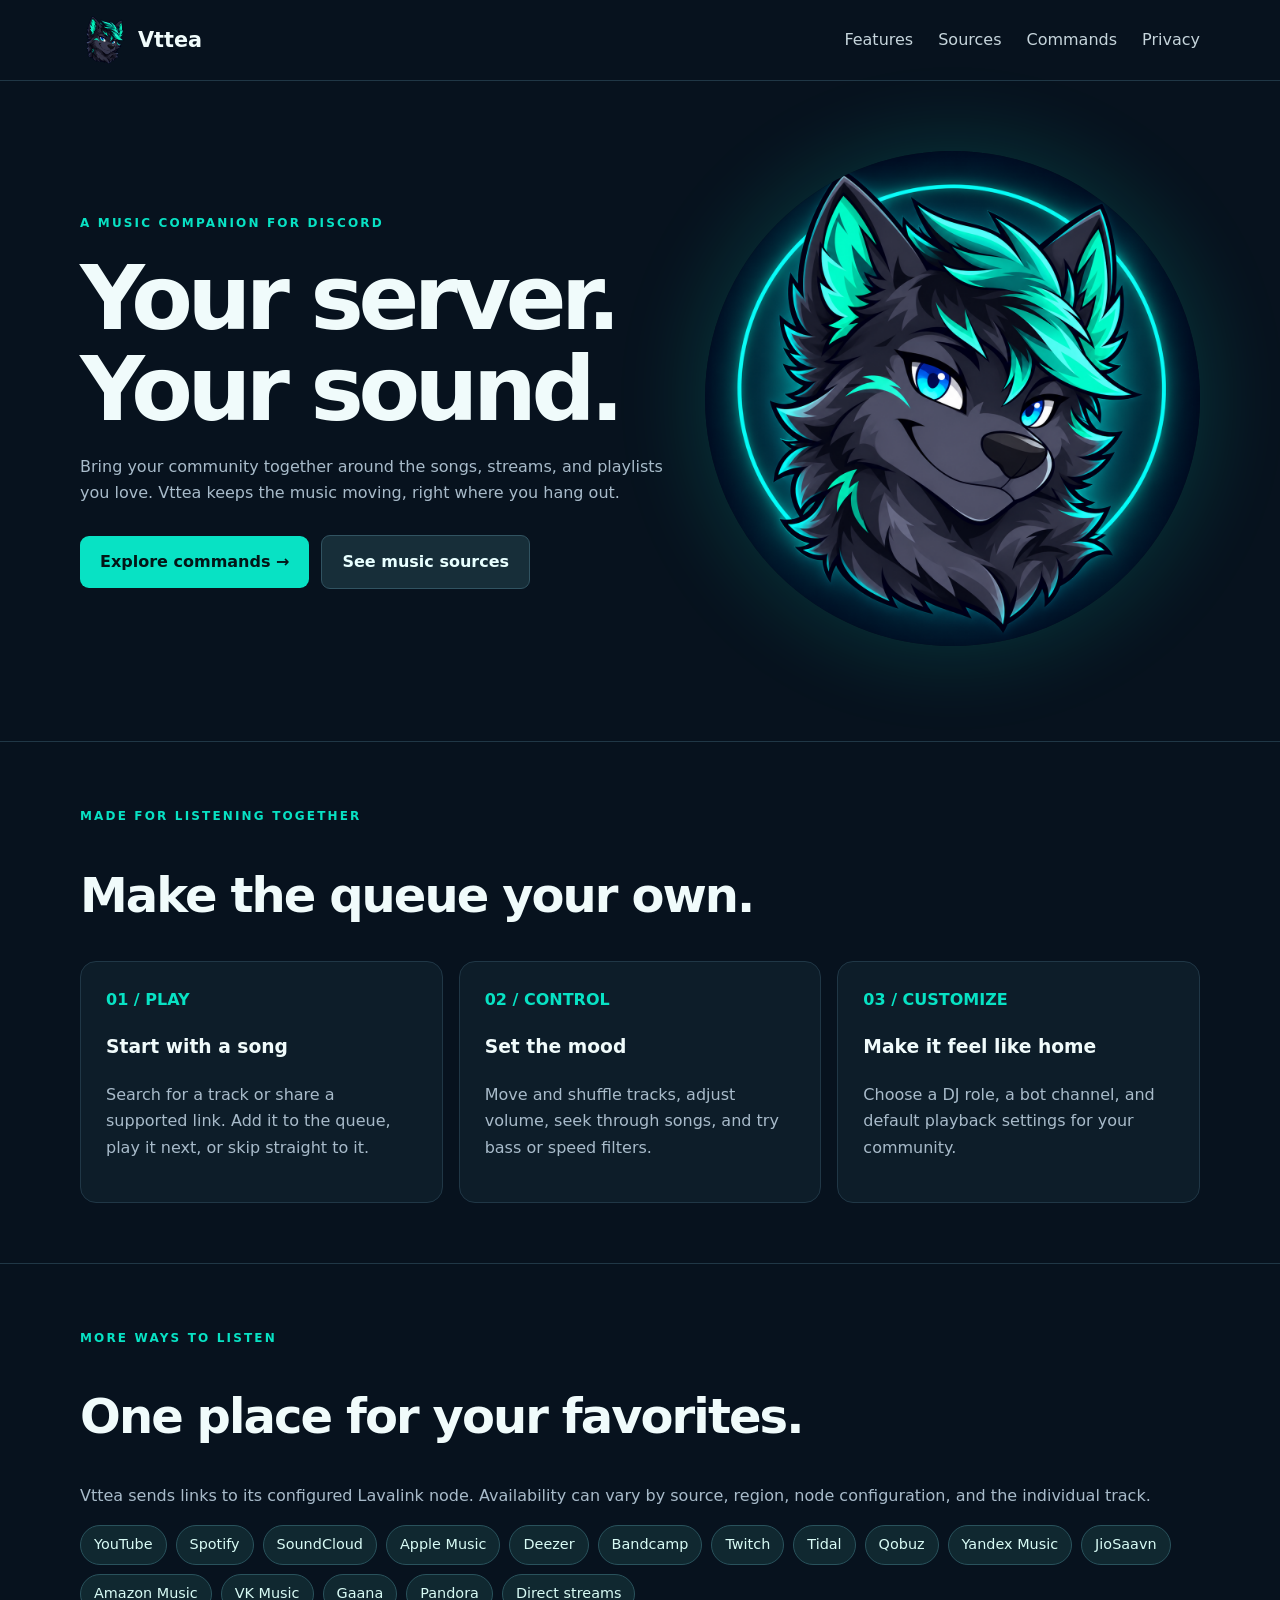
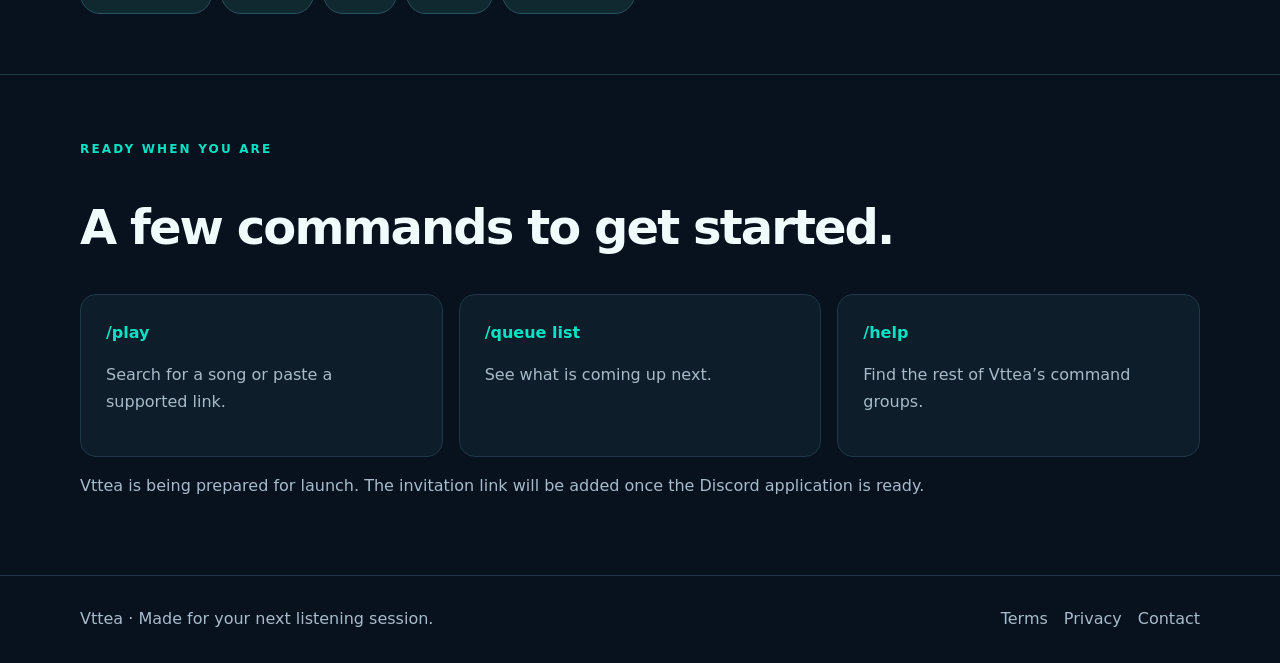
<file: vttea-website/index.html>
<!doctype html><html lang="en"><head><meta charset="utf-8"><meta name="viewport" content="width=device-width,initial-scale=1"><meta name="description" content="Meet Vttea, a music companion for your Discord server."><title>Vttea — Your server, your soundtrack</title><link rel="icon" href="logo.png"><link rel="stylesheet" href="style.css"></head><body><header><nav class="wrap"><a class="brand" href="index.html"><img src="logo.png" alt="">Vttea</a><div class="links"><a href="#features">Features</a><a href="#sources">Sources</a><a href="#commands">Commands</a><a href="privacy.html">Privacy</a></div></nav></header><main><section class="wrap hero"><div><span class="eyebrow">A music companion for Discord</span><h1>Your server.<br>Your sound.</h1><p>Bring your community together around the songs, streams, and playlists you love. Vttea keeps the music moving, right where you hang out.</p><a class="button" href="#commands">Explore commands →</a><a class="button secondary" href="#sources">See music sources</a></div><img src="banner.png" alt="Vttea's teal and navy wolf mascot surrounded by a glowing ring"></section><section class="section"><div class="wrap" id="features"><span class="eyebrow">Made for listening together</span><h2>Make the queue your own.</h2><div class="grid"><article class="card"><b>01 / PLAY</b><h3>Start with a song</h3><p>Search for a track or share a supported link. Add it to the queue, play it next, or skip straight to it.</p></article><article class="card"><b>02 / CONTROL</b><h3>Set the mood</h3><p>Move and shuffle tracks, adjust volume, seek through songs, and try bass or speed filters.</p></article><article class="card"><b>03 / CUSTOMIZE</b><h3>Make it feel like home</h3><p>Choose a DJ role, a bot channel, and default playback settings for your community.</p></article></div></div></section><section class="section"><div class="wrap" id="sources"><span class="eyebrow">More ways to listen</span><h2>One place for your favorites.</h2><p>Vttea sends links to its configured Lavalink node. Availability can vary by source, region, node configuration, and the individual track.</p><div class="chips"><span class="chip">YouTube</span><span class="chip">Spotify</span><span class="chip">SoundCloud</span><span class="chip">Apple Music</span><span class="chip">Deezer</span><span class="chip">Bandcamp</span><span class="chip">Twitch</span><span class="chip">Tidal</span><span class="chip">Qobuz</span><span class="chip">Yandex Music</span><span class="chip">JioSaavn</span><span class="chip">Amazon Music</span><span class="chip">VK Music</span><span class="chip">Gaana</span><span class="chip">Pandora</span><span class="chip">Direct streams</span></div></div></section><section class="section"><div class="wrap" id="commands"><span class="eyebrow">Ready when you are</span><h2>A few commands to get started.</h2><div class="grid"><div class="card"><b>/play</b><p>Search for a song or paste a supported link.</p></div><div class="card"><b>/queue list</b><p>See what is coming up next.</p></div><div class="card"><b>/help</b><p>Find the rest of Vttea’s command groups.</p></div></div><p>Vttea is being prepared for launch. The invitation link will be added once the Discord application is ready.</p></div></section></main><footer><div class="wrap"><span>Vttea · Made for your next listening session.</span><span><a href="terms.html">Terms</a><a href="privacy.html">Privacy</a><a href="mailto:shamelepoard@gmail.com">Contact</a></span></div></footer></body></html>
</file>
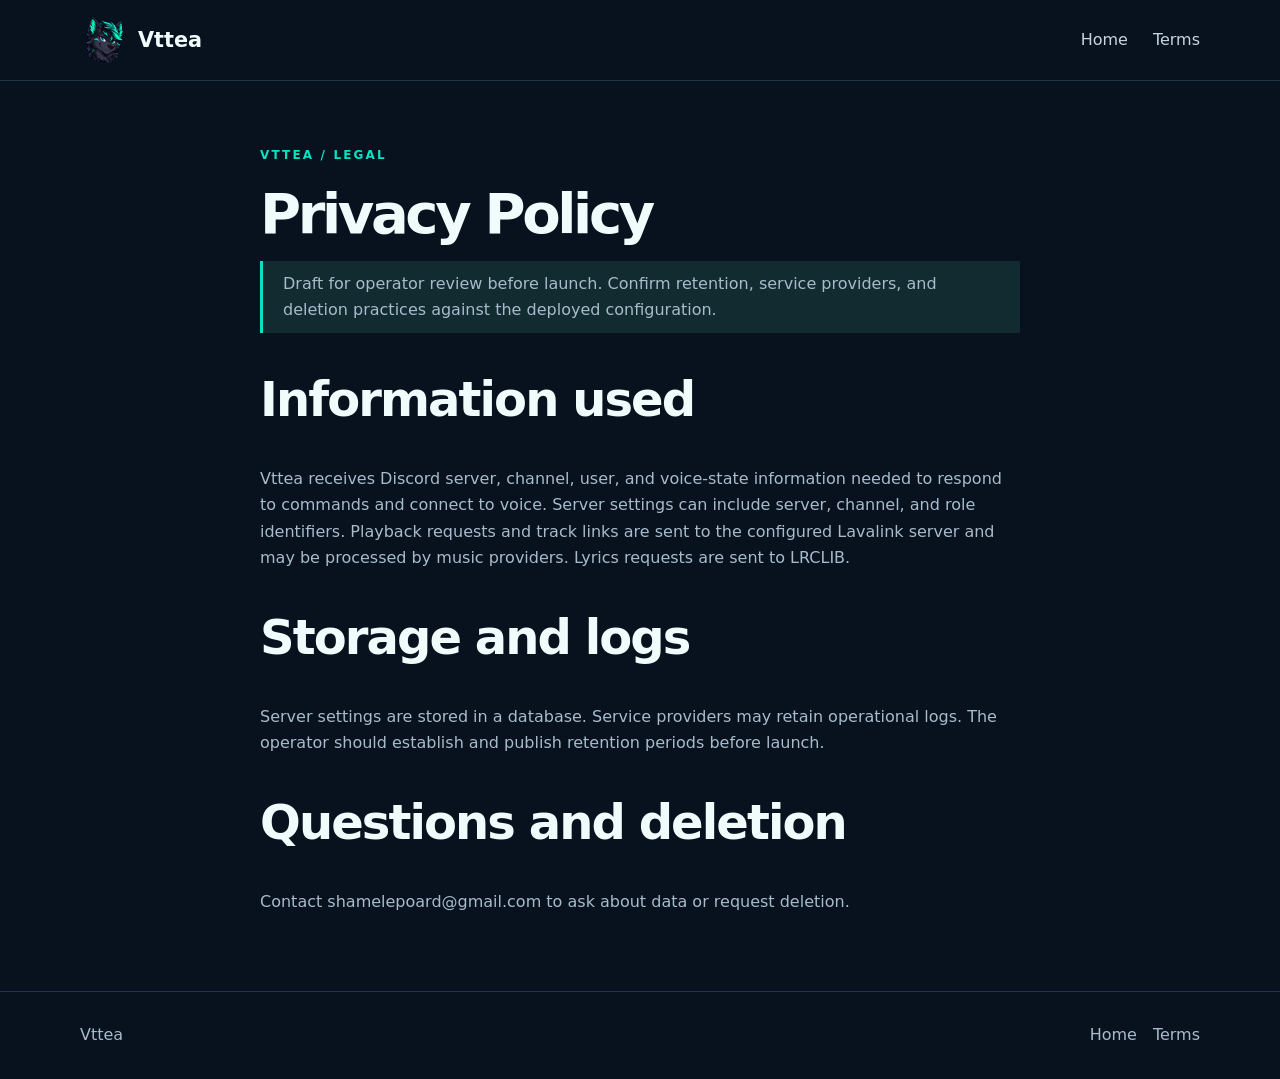
<file: vttea-website/privacy.html>
<!doctype html><html lang="en"><head><meta charset="utf-8"><meta name="viewport" content="width=device-width,initial-scale=1"><title>Privacy Policy — Vttea</title><link rel="icon" href="logo.png"><link rel="stylesheet" href="style.css"></head><body><header><nav class="wrap"><a class="brand" href="index.html"><img src="logo.png" alt="">Vttea</a><div class="links"><a href="index.html">Home</a><a href="terms.html">Terms</a></div></nav></header><main class="wrap legal"><span class="eyebrow">Vttea / Legal</span><h1>Privacy Policy</h1><p class="notice">Draft for operator review before launch. Confirm retention, service providers, and deletion practices against the deployed configuration.</p><h2>Information used</h2><p>Vttea receives Discord server, channel, user, and voice-state information needed to respond to commands and connect to voice. Server settings can include server, channel, and role identifiers. Playback requests and track links are sent to the configured Lavalink server and may be processed by music providers. Lyrics requests are sent to LRCLIB.</p><h2>Storage and logs</h2><p>Server settings are stored in a database. Service providers may retain operational logs. The operator should establish and publish retention periods before launch.</p><h2>Questions and deletion</h2><p>Contact <a href="mailto:shamelepoard@gmail.com">shamelepoard@gmail.com</a> to ask about data or request deletion.</p></main><footer><div class="wrap"><span>Vttea</span><span><a href="index.html">Home</a><a href="terms.html">Terms</a></span></div></footer></body></html>
</file>
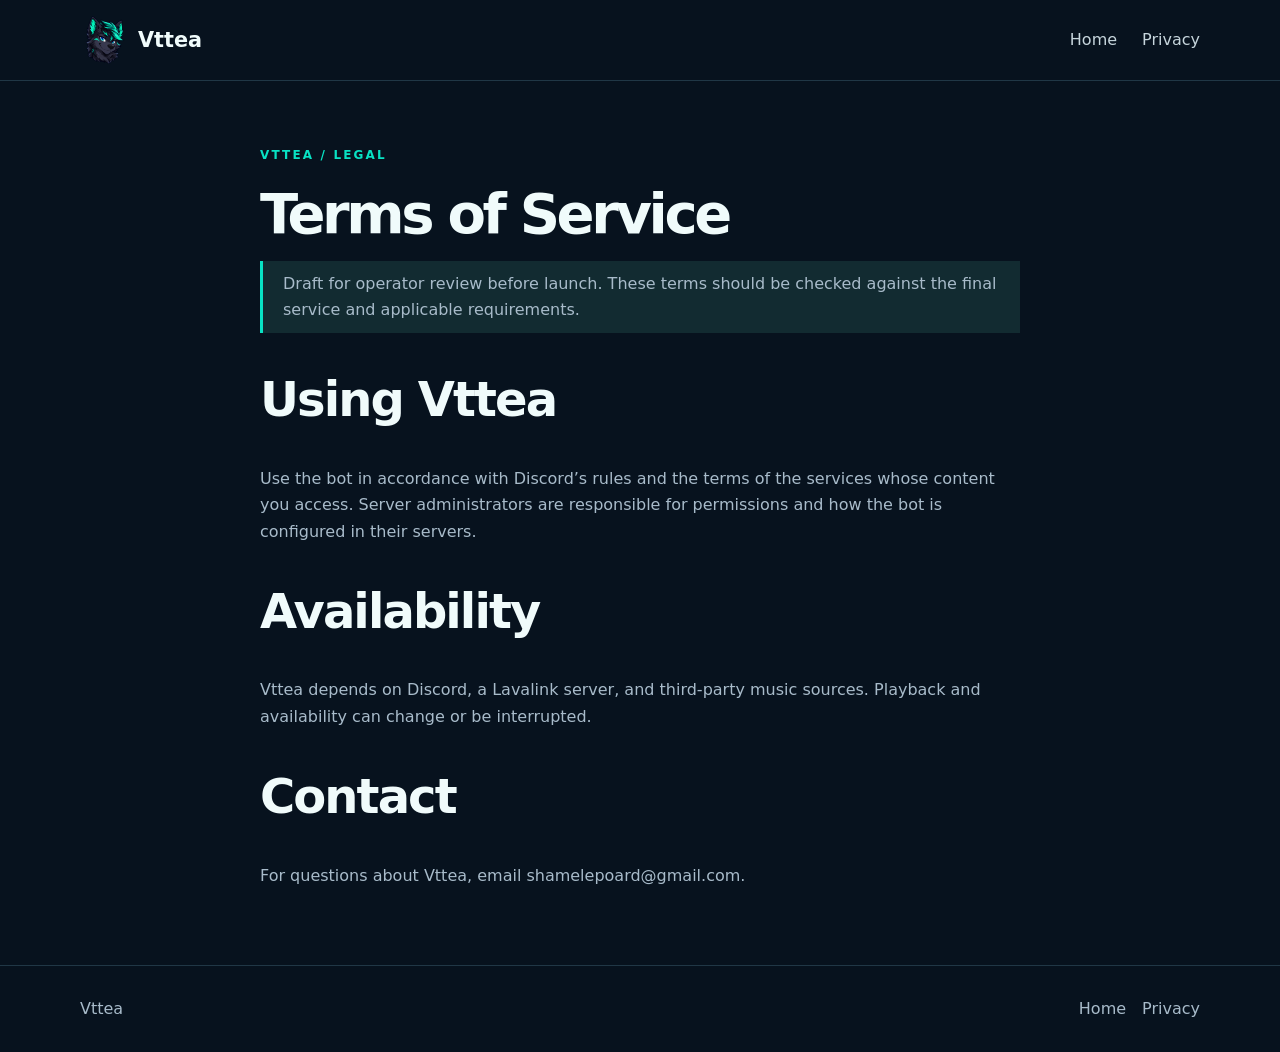
<file: vttea-website/terms.html>
<!doctype html><html lang="en"><head><meta charset="utf-8"><meta name="viewport" content="width=device-width,initial-scale=1"><title>Terms of Service — Vttea</title><link rel="icon" href="logo.png"><link rel="stylesheet" href="style.css"></head><body><header><nav class="wrap"><a class="brand" href="index.html"><img src="logo.png" alt="">Vttea</a><div class="links"><a href="index.html">Home</a><a href="privacy.html">Privacy</a></div></nav></header><main class="wrap legal"><span class="eyebrow">Vttea / Legal</span><h1>Terms of Service</h1><p class="notice">Draft for operator review before launch. These terms should be checked against the final service and applicable requirements.</p><h2>Using Vttea</h2><p>Use the bot in accordance with Discord’s rules and the terms of the services whose content you access. Server administrators are responsible for permissions and how the bot is configured in their servers.</p><h2>Availability</h2><p>Vttea depends on Discord, a Lavalink server, and third-party music sources. Playback and availability can change or be interrupted.</p><h2>Contact</h2><p>For questions about Vttea, email <a href="mailto:shamelepoard@gmail.com">shamelepoard@gmail.com</a>.</p></main><footer><div class="wrap"><span>Vttea</span><span><a href="index.html">Home</a><a href="privacy.html">Privacy</a></span></div></footer></body></html>
</file>
<file: vttea-website/style.css>
:root{color-scheme:dark;--mint:#08e2c4;--muted:#a8bbca;--line:#203746}*{box-sizing:border-box}html{scroll-behavior:smooth}body{margin:0;background:#07121e;color:#f0fbfb;font:16px/1.65 system-ui,sans-serif}a{color:inherit;text-decoration:none}a:focus-visible,button:focus-visible{outline:3px solid #fff;outline-offset:4px}.wrap{width:min(1120px,90%);margin:auto}header{border-bottom:1px solid var(--line)}nav{display:flex;align-items:center;gap:28px;min-height:80px}nav .brand{display:flex;gap:10px;align-items:center;font-weight:800;font-size:1.3rem;margin-right:auto}nav img{width:48px;height:48px;object-fit:contain}.links{display:flex;gap:25px;color:#c6d5dc}.hero{display:grid;grid-template-columns:1.2fr 1fr;gap:30px;align-items:center;padding:70px 0 95px}.eyebrow{text-transform:uppercase;letter-spacing:.18em;color:var(--mint);font-size:.75rem;font-weight:800}h1{font-size:clamp(3.5rem,7vw,6.5rem);letter-spacing:-.06em;line-height:1.02;margin:18px 0}h2{font-size:clamp(2rem,4vw,3rem);line-height:1.1;letter-spacing:-.04em}p{color:var(--muted)}.hero img{width:100%;border-radius:50%;box-shadow:0 0 90px #00dac433}.button{display:inline-block;background:var(--mint);color:#031617;padding:13px 20px;border-radius:9px;font-weight:800;margin:12px 12px 0 0}.secondary{background:#172e39;color:#e8ffff;border:1px solid #315361}.section{padding:60px 0;border-top:1px solid var(--line)}.grid{display:grid;grid-template-columns:repeat(3,1fr);gap:16px}.card{border:1px solid var(--line);background:#0d1d29;border-radius:16px;padding:25px}.card b{color:var(--mint)}.chips{display:flex;flex-wrap:wrap;gap:9px}.chip{border:1px solid #29525c;background:#102830;padding:7px 13px;border-radius:99px;color:#d8fbf5;font-size:.9rem}.legal{max-width:760px;min-height:60vh;padding:60px 0}.legal h1{font-size:3.5rem}.notice{border-left:3px solid var(--mint);padding:10px 20px;background:#122b31}footer{border-top:1px solid var(--line);padding:30px 0;color:var(--muted)}footer .wrap{display:flex;justify-content:space-between;gap:20px}footer a{margin-left:16px}@media(max-width:700px){nav{flex-wrap:wrap;padding:12px 0}.links{gap:15px;font-size:.9rem}.hero{grid-template-columns:1fr;padding:45px 0}.hero img{max-width:350px;grid-row:1}.grid{grid-template-columns:1fr}footer .wrap{display:block}footer a{margin:0 15px 0 0}}
</file>
